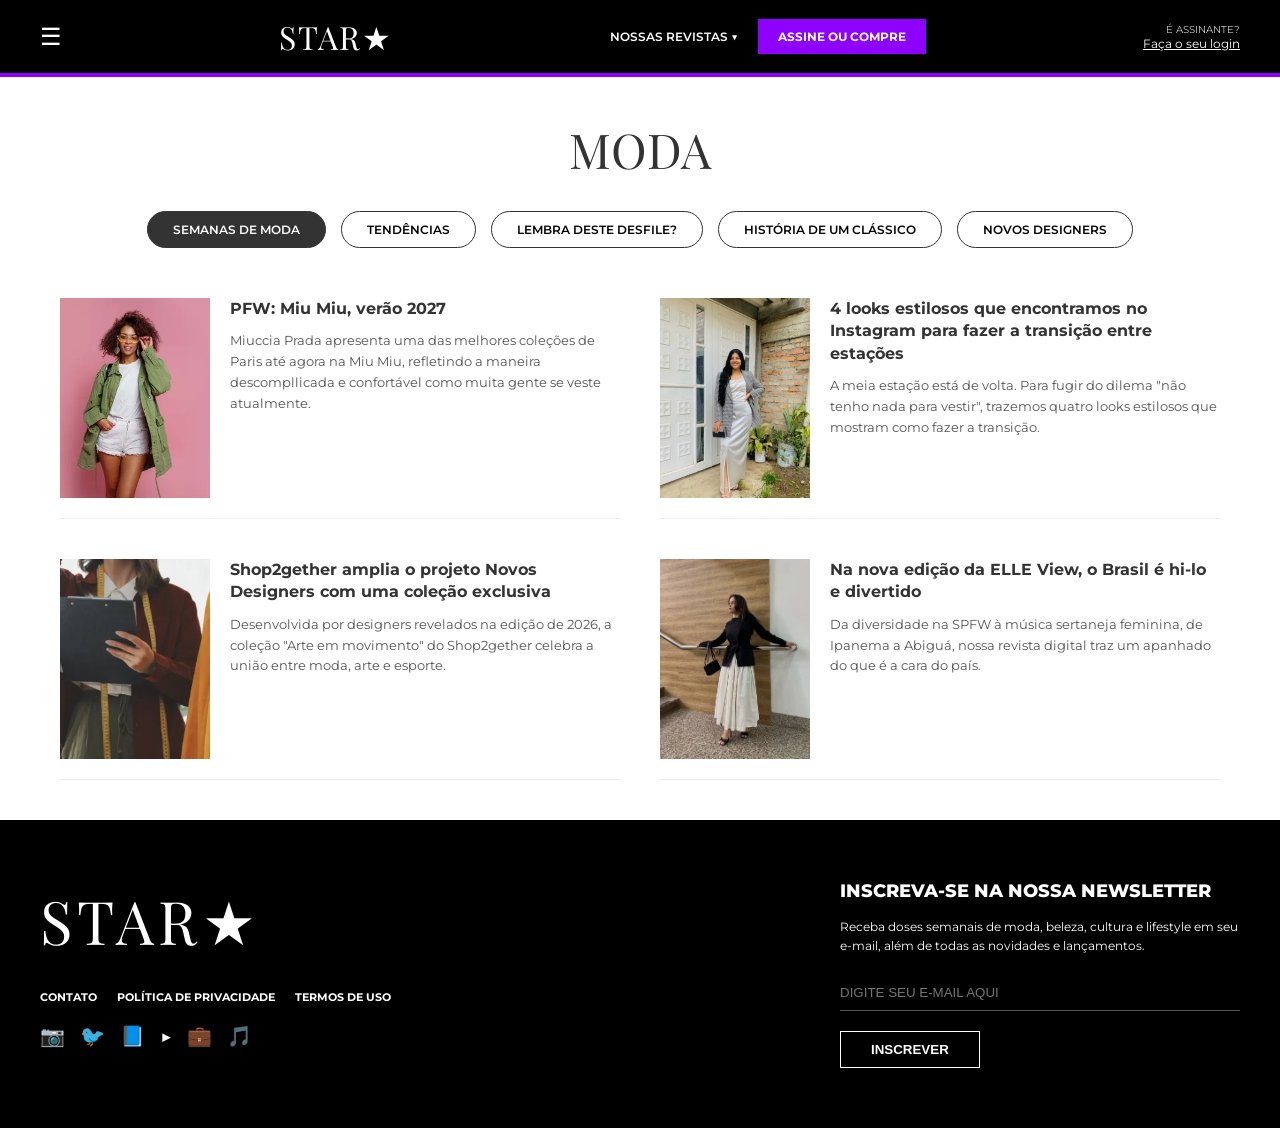
<file: Julião pagina "Star"/index.html>
<!DOCTYPE html>
<html lang="pt-BR">
<head>
    <meta charset="UTF-8">
    <meta name="viewport" content="width=device-width, initial-scale=1.0">
    <title>STAR - Moda</title>
    <link rel="stylesheet" href="style.css">
</head>
<body>
    <header class="main-header">
        <div class="menu-icon" id="menu-btn">☰</div>
        <div class="logo">STAR★</div>
        <nav class="top-nav">
            <a href="revistas.html">NOSSAS REVISTAS ▼</a>
            <a href="#" class="btn-purple">ASSINE OU COMPRE</a>
        </nav>
        <div class="login-area">
            <span class="subscriber-text">É ASSINANTE?</span><br>
            <a href="#" id="login-link">Faça o seu login</a>
        </div>
    </header>

    <main class="container">
        <h1 class="page-title">MODA</h1>
        
        <div class="category-pills">
            <button class="pill active">SEMANAS DE MODA</button>
            <button class="pill">TENDÊNCIAS</button>
            <button class="pill">LEMBRA DESTE DESFILE?</button>
            <button class="pill">HISTÓRIA DE UM CLÁSSICO</button>
            <button class="pill">NOVOS DESIGNERS</button>
        </div>

        <div class="articles-grid">
            <article class="article-card">
                <img src="imagens/Foto de moda muito moda.png" alt="Miu Miu">
                <div class="article-content">
                    <h3>PFW: Miu Miu, verão 2027</h3>
                    <p>Miuccia Prada apresenta uma das melhores coleções de Paris até agora na Miu Miu, refletindo a maneira descompllicada e confortável como muita gente se veste atualmente.</p>
                </div>
            </article>
            <article class="article-card">
                <img src="imagens/moda demais.png" alt="Looks">
                <div class="article-content">
                    <h3>4 looks estilosos que encontramos no Instagram para fazer a transição entre estações</h3>
                    <p>A meia estação está de volta. Para fugir do dilema "não tenho nada para vestir", trazemos quatro looks estilosos que mostram como fazer a transição.</p>
                </div>
            </article>
            <article class="article-card">
                <img src="imagens/Muita moda sendo feita.png" alt="Shop2gether">
                <div class="article-content">
                    <h3>Shop2gether amplia o projeto Novos Designers com uma coleção exclusiva</h3>
                    <p>Desenvolvida por designers revelados na edição de 2026, a coleção "Arte em movimento" do Shop2gether celebra a união entre moda, arte e esporte.</p>
                </div>
            </article>
            <article class="article-card">
                <img src="imagens/my god too much moda.png" alt="ELLE View">
                <div class="article-content">
                    <h3>Na nova edição da ELLE View, o Brasil é hi-lo e divertido</h3>
                    <p>Da diversidade na SPFW à música sertaneja feminina, de Ipanema a Abiguá, nossa revista digital traz um apanhado do que é a cara do país.</p>
                </div>
            </article>
        </div>
    </main>

    <footer class="main-footer">
        <div class="footer-container">
            <div class="footer-left">
                <div class="footer-logo">STAR★</div>
                <div class="footer-links">
                    <a href="contato.html">CONTATO</a>
                    <a href="#">POLÍTICA DE PRIVACIDADE</a>
                    <a href="#">TERMOS DE USO</a>
                </div>
                <div class="social-icons">
                    <span>📷</span> <span>🐦</span> <span>📘</span> <span>▶️</span> <span>💼</span> <span>🎵</span>
                </div>
            </div>
            <div class="footer-right">
                <h3>INSCREVA-SE NA NOSSA NEWSLETTER</h3>
                <p>Receba doses semanais de moda, beleza, cultura e lifestyle em seu e-mail, além de todas as novidades e lançamentos.</p>
                <form id="newsletter-form">
                    <input type="email" placeholder="DIGITE SEU E-MAIL AQUI" required>
                    <button type="submit">INSCREVER</button>
                </form>
            </div>
        </div>
    </footer>

    <script src="script.js"></script>
</body>
</html>
</file>
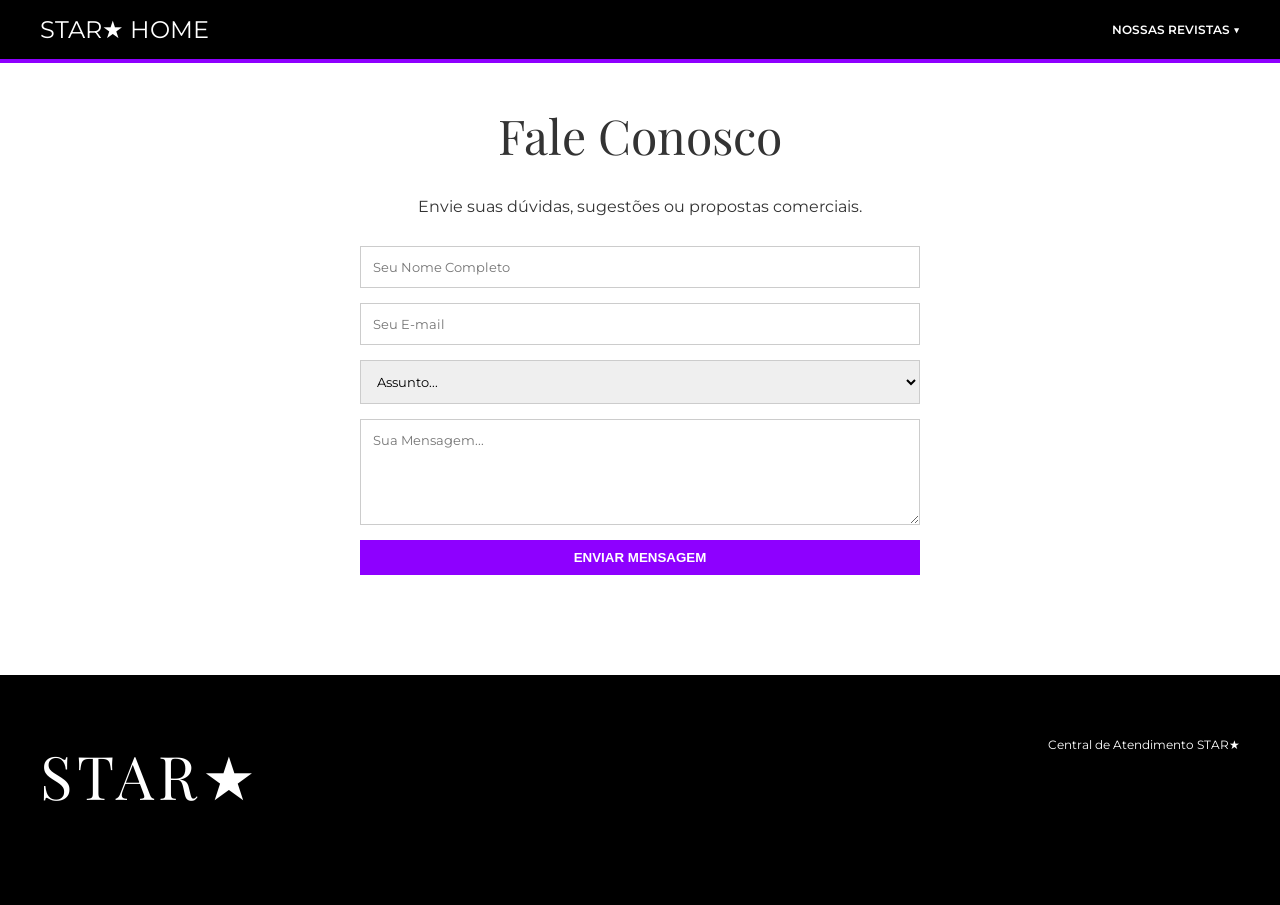
<file: Julião pagina "Star"/contato.html>
<!DOCTYPE html>
<html lang="pt-BR">
<head>
    <meta charset="UTF-8">
    <meta name="viewport" content="width=device-width, initial-scale=1.0">
    <title>STAR - Contato</title>
    <link rel="stylesheet" href="style.css">
</head>
<body>
    <header class="main-header">
        <div class="menu-icon" onclick="window.location.href='index.html'">STAR★ HOME</div>
        <nav class="top-nav">
            <a href="revistas.html">NOSSAS REVISTAS ▼</a>
        </nav>
    </header>

    <main class="container" style="max-width: 600px; margin-bottom: 100px;">
        <h1 class="page-title">Fale Conosco</h1>
        <p style="text-align: center; margin-bottom: 30px;">Envie suas dúvidas, sugestões ou propostas comerciais.</p>
        
        <form id="contact-page-form" class="contact-form">
            <input type="text" placeholder="Seu Nome Completo" required>
            <input type="email" placeholder="Seu E-mail" required>
            <select required>
                <option value="">Assunto...</option>
                <option value="assinatura">Problemas com Assinatura</option>
                <option value="comercial">Comercial / Parcerias</option>
                <option value="outros">Outros</option>
            </select>
            <textarea rows="5" placeholder="Sua Mensagem..." required></textarea>
            <button type="submit" class="btn-purple" style="width: 100%; border:none; cursor:pointer;">ENVIAR MENSAGEM</button>
        </form>
    </main>

    <footer class="main-footer">
        <div class="footer-container">
            <div class="footer-left">
                <div class="footer-logo">STAR★</div>
            </div>
            <div class="footer-right">
                <p>Central de Atendimento STAR★</p>
            </div>
        </div>
    </footer>

    <script src="script.js"></script>
</body>
</html>
</file>
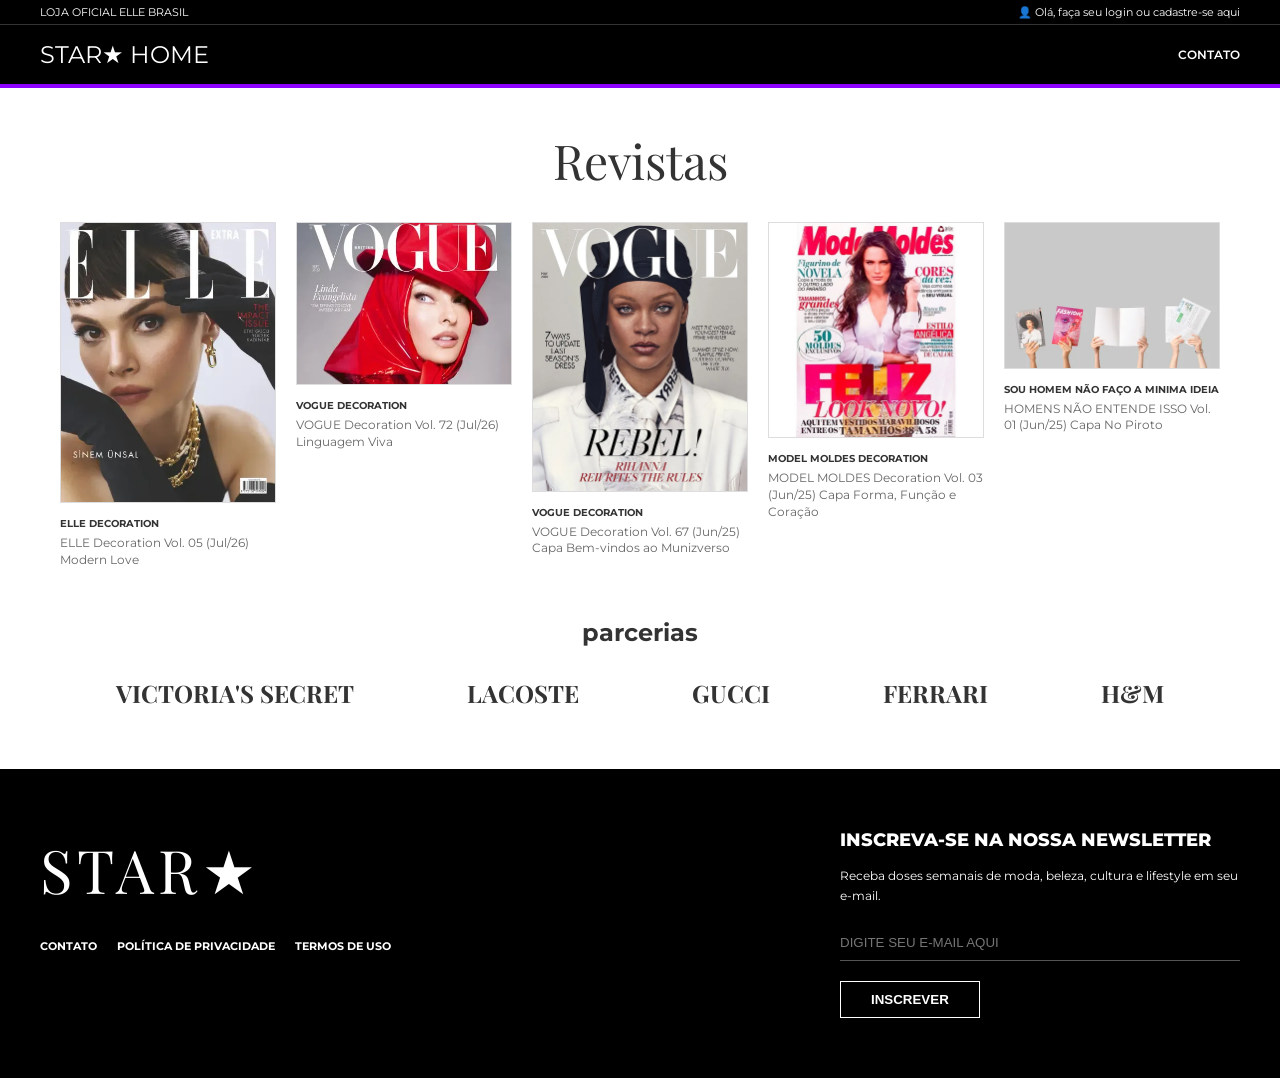
<file: Julião pagina "Star"/revistas.html>
<!DOCTYPE html>
<html lang="pt-BR">
<head>
    <meta charset="UTF-8">
    <meta name="viewport" content="width=device-width, initial-scale=1.0">
    <title>STAR - Revistas</title>
    <link rel="stylesheet" href="style.css">
</head>
<body>
    <div class="top-bar-black">
        <span>LOJA OFICIAL ELLE BRASIL</span>
        <span class="user-greeting" id="greeting-text">👤 Olá, faça seu login ou cadastre-se aqui</span>
    </div>

    <header class="main-header">
        <div class="menu-icon" onclick="window.location.href='index.html'">STAR★ HOME</div>
        <nav class="top-nav">
            <a href="contato.html">CONTATO</a>
        </nav>
    </header>

    <main class="container">
        <h1 class="page-title">Revistas</h1>
        
        <div class="magazines-grid">
            <div class="magazine-card">
                <img src="imagens/Ninguem disse que eu não daria crédito aos roubados.png" alt="Magazine 1">
                <p class="mag-brand">ELLE DECORATION</p>
                <p class="mag-title">ELLE Decoration Vol. 05 (Jul/26) Modern Love</p>
            </div>
            <div class="magazine-card">
                <img src="imagens/Parece aqueles guardas vermelhos do starwars.png" alt="Magazine 2">
                <p class="mag-brand">VOGUE DECORATION</p>
                <p class="mag-title">VOGUE Decoration Vol. 72 (Jul/26) Linguagem Viva</p>
            </div>
            <div class="magazine-card">
                <img src="imagens/Rebelde demias.png" alt="Magazine 3">
                <p class="mag-brand">VOGUE DECORATION</p>
                <p class="mag-title">VOGUE Decoration Vol. 67 (Jun/25) Capa Bem-vindos ao Munizverso</p>
            </div>
            <div class="magazine-card">
                <img src="imagens/Revista de moda UAU.png" alt="Magazine 4">
                <p class="mag-brand">MODEL MOLDES DECORATION</p>
                <p class="mag-title">MODEL MOLDES Decoration Vol. 03 (Jun/25) Capa Forma, Função e Coração</p>
            </div>
            <div class="magazine-card">
                <img src="imagens/Muitas revistas.png" alt="Magazine 5">
                <p class="mag-brand">SOU HOMEM NÃO FAÇO A MINIMA IDEIA</p>
                <p class="mag-title">HOMENS NÃO ENTENDE ISSO Vol. 01 (Jun/25) Capa No Piroto</p>
            </div>
        </div>

        <h2 class="section-title">parcerias</h2>
        <div class="partners-logos" id="partners-container">
            <span class="partner">VICTORIA'S SECRET</span>
            <span class="partner">LACOSTE</span>
            <span class="partner">GUCCI</span>
            <span class="partner">FERRARI</span>
            <span class="partner">H&M</span>
        </div>
    </main>

    <footer class="main-footer">
        <div class="footer-container">
            <div class="footer-left">
                <div class="footer-logo">STAR★</div>
                <div class="footer-links">
                    <a href="contato.html">CONTATO</a>
                    <a href="#">POLÍTICA DE PRIVACIDADE</a>
                    <a href="#">TERMOS DE USO</a>
                </div>
            </div>
            <div class="footer-right">
                <h3>INSCREVA-SE NA NOSSA NEWSLETTER</h3>
                <p>Receba doses semanais de moda, beleza, cultura e lifestyle em seu e-mail.</p>
                <form id="newsletter-form">
                    <input type="email" placeholder="DIGITE SEU E-MAIL AQUI" required>
                    <button type="submit">INSCREVER</button>
                </form>
            </div>
        </div>
    </footer>

    <script src="script.js"></script>
</body>
</html>
</file>
<file: Julião pagina "Star"/style.css>
/* Configurações Globais */
@import url('https://fonts.googleapis.com/css2?family=Montserrat:wght@400;600;700&family=Playfair+Display:wght@400;700&display=swap');

* {
    margin: 0;
    padding: 0;
    box-sizing: border-box;
}

body {
    font-family: 'Montserrat', sans-serif;
    color: #333;
}

a {
    text-decoration: none;
    color: inherit;
}

/* Header - Foto 1 */
.main-header {
    background-color: #000;
    color: #fff;
    display: flex;
    justify-content: space-between;
    align-items: center;
    padding: 15px 40px;
    border-bottom: 4px solid #8e00ff;
}

.menu-icon {
    font-size: 24px;
    cursor: pointer;
}

.logo {
    font-family: 'Playfair Display', serif;
    font-size: 32px;
    letter-spacing: 2px;
}

.top-nav {
    display: flex;
    align-items: center;
    gap: 20px;
    font-size: 12px;
    font-weight: 600;
}

.btn-purple {
    background-color: #8e00ff;
    color: white;
    padding: 10px 20px;
    font-weight: bold;
}

.login-area {
    text-align: right;
    font-size: 10px;
    color: #ccc;
}

.login-area a {
    color: #fff;
    text-decoration: underline;
    font-size: 12px;
}

/* Top Bar - Foto 2 */
.top-bar-black {
    background: #000;
    color: #fff;
    display: flex;
    justify-content: space-between;
    padding: 5px 40px;
    font-size: 11px;
    border-bottom: 1px solid #333;
}

/* Main Container */
.container {
    max-width: 1200px;
    margin: 40px auto;
    padding: 0 20px;
}

.page-title {
    font-family: 'Playfair Display', serif;
    font-size: 48px;
    text-align: center;
    margin-bottom: 30px;
    font-weight: normal;
}

.section-title {
    font-family: 'Montserrat', sans-serif;
    font-size: 24px;
    text-align: center;
    margin: 50px 0 30px;
    font-weight: bold;
    text-transform: lowercase;
}

/* Pills (Botões de Categoria) - Foto 1 */
.category-pills {
    display: flex;
    justify-content: center;
    gap: 15px;
    margin-bottom: 50px;
    flex-wrap: wrap;
}

.pill {
    padding: 10px 25px;
    border: 1px solid #333;
    border-radius: 30px;
    background: transparent;
    cursor: pointer;
    font-family: 'Montserrat', sans-serif;
    font-size: 12px;
    font-weight: 600;
    transition: all 0.3s;
}

.pill.active,
.pill:hover {
    background: #333;
    color: #fff;
}

/* Grid de Artigos - Foto 1 */
.articles-grid {
    display: grid;
    grid-template-columns: 1fr 1fr;
    gap: 40px;
}

.article-card {
    display: flex;
    gap: 20px;
    border-bottom: 1px solid #eee;
    padding-bottom: 20px;
}

.article-card img {
    width: 150px;
    height: 200px;
    object-fit: cover;
}

.article-content h3 {
    font-size: 16px;
    margin-bottom: 10px;
    font-weight: 700;
    line-height: 1.4;
}

.article-content p {
    font-size: 13px;
    color: #555;
    line-height: 1.6;
}

/* Grid de Revistas - Foto 2 (Com a nova interação) */
.magazines-grid {
    display: grid;
    grid-template-columns: repeat(5, 1fr);
    gap: 20px;
    margin-bottom: 40px;
}

.magazine-card {
    transition: all 0.4s ease;
    cursor: pointer;
    background: #fff;
    position: relative;
}

.magazine-card.expanded {
    transform: scale(1.35);
    z-index: 100;
    box-shadow: 0 15px 30px rgba(0, 0, 0, 0.5);
    padding: 10px;
    border-radius: 5px;
}

.magazine-card img {
    width: 100%;
    object-fit: cover;
    border: 1px solid #ddd;
}

.mag-brand {
    font-size: 10px;
    font-weight: bold;
    margin-top: 10px;
}

.mag-title {
    font-size: 12px;
    color: #666;
    margin-top: 5px;
    line-height: 1.4;
}

/* Parceiros - Foto 2 */
.partners-logos {
    display: flex;
    justify-content: space-around;
    align-items: center;
    margin-bottom: 60px;
}

.partner {
    font-family: 'Playfair Display', serif;
    font-size: 24px;
    font-weight: bold;
    cursor: pointer;
    transition: transform 0.2s;
}

.partner:hover {
    transform: scale(1.1);
    color: #8e00ff;
}

/* Footer - O que provavelmente havia sido apagado */
.main-footer {
    background-color: #000;
    color: #fff;
    padding: 60px 40px;
}

.footer-container {
    max-width: 1200px;
    margin: 0 auto;
    display: flex;
    justify-content: space-between;
    align-items: flex-start;
}

.footer-logo {
    font-family: 'Playfair Display', serif;
    font-size: 60px;
    letter-spacing: 5px;
    margin-bottom: 30px;
}

.footer-links {
    display: flex;
    gap: 20px;
    font-size: 11px;
    font-weight: bold;
    margin-bottom: 20px;
}

.social-icons {
    display: flex;
    gap: 15px;
    font-size: 20px;
}

.footer-right {
    max-width: 400px;
}

.footer-right h3 {
    font-size: 18px;
    margin-bottom: 15px;
    font-weight: 800;
}

.footer-right p {
    font-size: 12px;
    line-height: 1.6;
    margin-bottom: 20px;
}

#newsletter-form input {
    width: 100%;
    background: transparent;
    border: none;
    border-bottom: 1px solid #555;
    color: #fff;
    padding: 10px 0;
    margin-bottom: 20px;
    outline: none;
}

#newsletter-form button {
    background: transparent;
    color: #fff;
    border: 1px solid #fff;
    padding: 10px 30px;
    font-weight: bold;
    cursor: pointer;
    transition: background 0.3s;
}

#newsletter-form button:hover {
    background: #fff;
    color: #000;
}

/* Formulário de Contato */
.contact-form {
    display: flex;
    flex-direction: column;
    gap: 15px;
}

.contact-form input,
.contact-form select,
.contact-form textarea {
    width: 100%;
    padding: 12px;
    border: 1px solid #ccc;
    font-family: inherit;
}

/* =========================================
   RESPONSIVIDADE (Tablets e Telemóveis)
   ========================================= */

/* Ecrãs médios (Tablets horizontais) */
@media (max-width: 992px) {
    .magazines-grid {
        grid-template-columns: repeat(3, 1fr);
    }

    .articles-grid {
        gap: 20px;
    }
}

/* Ecrãs pequenos (Tablets verticais e telemóveis grandes) */
@media (max-width: 768px) {

    /* Cabeçalho */
    .main-header {
        flex-direction: column;
        gap: 15px;
        padding: 20px;
        text-align: center;
    }

    .top-nav {
        flex-wrap: wrap;
        justify-content: center;
    }

    .login-area {
        text-align: center;
        margin-top: 10px;
    }

    /* Artigos (Passa para 1 coluna) */
    .articles-grid {
        grid-template-columns: 1fr;
    }

    /* Revistas (Passa para 2 colunas) */
    .magazines-grid {
        grid-template-columns: repeat(2, 1fr);
    }

    /* Parceiros */
    .partners-logos {
        flex-wrap: wrap;
        gap: 30px;
    }

    /* Rodapé */
    .footer-container {
        flex-direction: column;
        align-items: center;
        text-align: center;
        gap: 40px;
    }

    .footer-right {
        max-width: 100%;
    }

    .footer-links {
        justify-content: center;
        flex-wrap: wrap;
    }

    .social-icons {
        justify-content: center;
    }
}

/* Ecrãs muito pequenos (Telemóveis) */
@media (max-width: 480px) {

    /* Títulos */
    .page-title {
        font-size: 32px;
    }

    /* Barra preta superior (página de revistas) */
    .top-bar-black {
        flex-direction: column;
        text-align: center;
        gap: 10px;
        padding: 10px;
    }

    /* Cartões de Artigos (A imagem fica por cima do texto) */
    .article-card {
        flex-direction: column;
        align-items: center;
        text-align: center;
    }

    .article-card img {
        width: 100%;
        height: 250px;
    }

    /* Revistas (Passa para 1 coluna) */
    .magazines-grid {
        grid-template-columns: 1fr;
    }

    /* Menu lateral das categorias */
    .category-pills {
        flex-direction: column;
        width: 100%;
    }

    .pill {
        width: 100%;
    }
}
</file>
